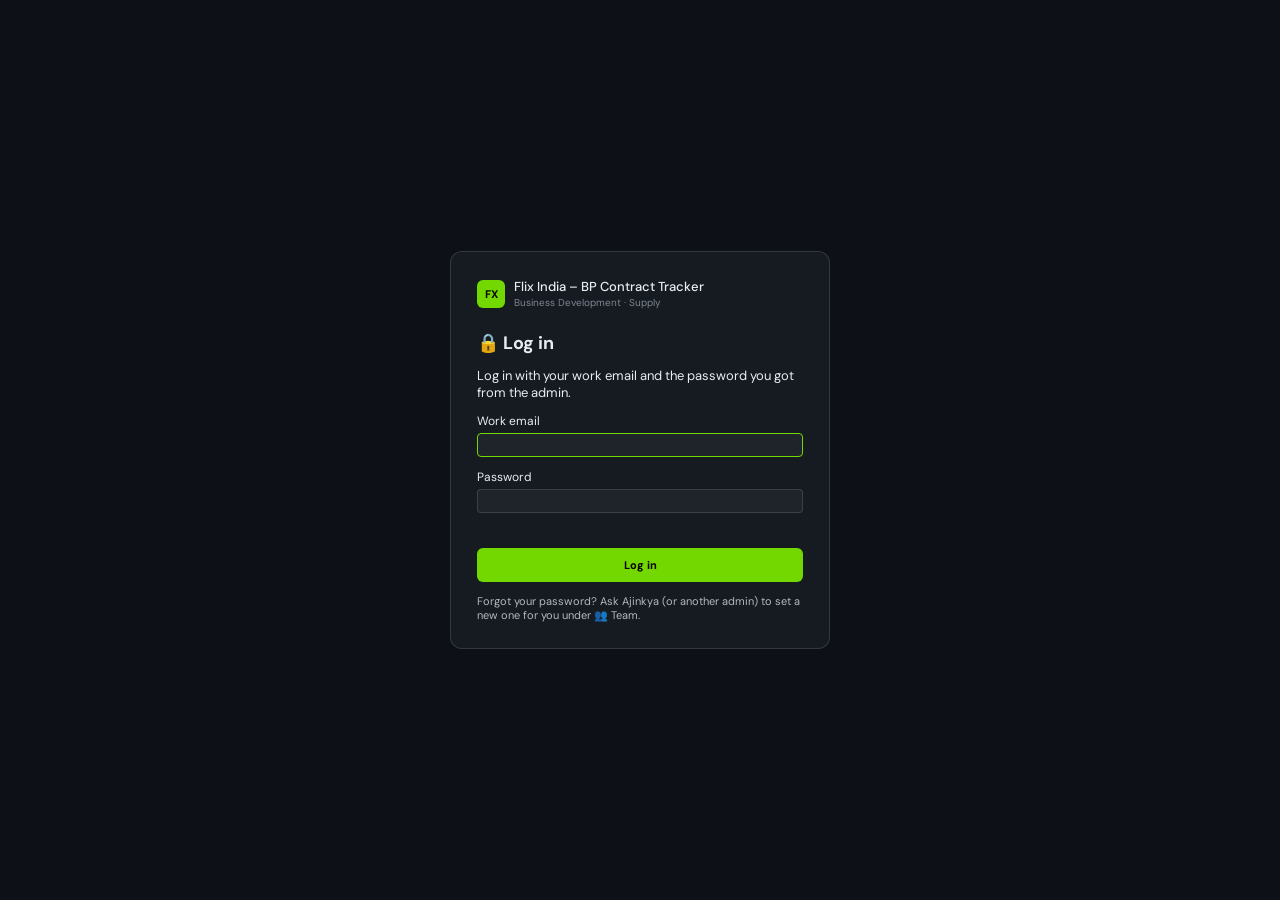
<file: bp-tracker-for-github/index.html>
<!doctype html>
<html lang="en">
<head>
<meta charset="utf-8">
<meta name="viewport" content="width=device-width, initial-scale=1">
<title>Flix India – BP Contract Tracker</title>
<link rel="preconnect" href="https://fonts.googleapis.com">
<link href="https://fonts.googleapis.com/css2?family=DM+Sans:wght@300;400;500;600;700&family=DM+Mono:wght@300;400;500&display=swap" rel="stylesheet">
<link rel="stylesheet" href="styles.css?v=20261110a">
</head>
<body>

<header class="tb">
  <div class="logo">
    <div class="lm">FX</div>
    <div><div class="lt">Flix India – BP Contract Tracker</div><div class="ls">Business Development · Supply</div></div>
  </div>
  <div class="tbr">
    <div class="seg" role="group" aria-label="Region filter">
      <button data-scope="">N/W + South</button><button data-scope="N/W">N/W</button><button data-scope="South">South</button>
    </div>
    <span class="ls" id="last-upd"></span>
    <span class="bdg bdg-g" id="live-badge"><span class="dot"></span>Live</span>
    <span class="bdg bdg-b" id="who"></span>
    <button type="button" class="add-btn" id="btn-signin-hdr" hidden>🔑 Editor sign-in</button>
  </div>
</header>
<div id="preview-banner" class="banner" hidden>Preview: this is your sheet's data, but changes aren't saved and reset when you refresh. Once the tracker is live, every change is saved and shared with the team.</div>

<nav class="tab-nav" role="tablist">
  <button class="tn active" data-tab="dash" role="tab">📊 Dashboard</button>
  <button class="tn" data-tab="edit" role="tab">📝 Contracts</button>
  <button class="tn" data-tab="lines" role="tab">🚌 Lines &amp; MinG <span class="cnt" id="ming-count" hidden>0</span></button>
  <button class="tn" data-tab="attn" role="tab">⚠️ Needs attention <span class="cnt" id="attn-count">0</span></button>
  <button class="tn" data-tab="perf" role="tab">📈 Performance</button>
</nav>

<!-- DASHBOARD (leadership view) -->
<div id="tab-dash" class="tab-pane active">
<main class="mn">
  <div class="kr" id="kpis"></div>

  <div class="card">
    <div class="ct"><span id="reg-title">North/West vs South</span><span style="display:flex;gap:8px;align-items:center"><small>Click a number to see those BPs</small><button class="gh-btn" id="btn-export-region">⬇ Excel</button></span></div>
    <div class="tw"><table class="dt" id="reg-tbl"></table></div>
    <p class="sn" id="reg-note" hidden></p>
  </div>

  <div class="card">
    <div class="ct"><span>⚠️ Weekly discrepancies <small id="disc-period"></small></span><span style="display:flex;gap:8px;align-items:center"><small>Contract MinG vs what Finance paid in the Revenue Share Report</small><button class="gh-btn" id="btn-disc-all">See all lines</button></span></div>
    <div class="tw"><table class="dt" id="disc-tbl"></table></div>
  </div>
</main>
</div>

<!-- CONTRACTS (fast editing) -->
<div id="tab-edit" class="tab-pane">
<main class="mn">
  <div class="card">
    <div class="fbar">
      <div class="fs" id="stage-filters"></div>
      <div class="fs">
        <input class="srch" id="q" type="search" placeholder="Search BP, line code or comment…" aria-label="Search">
        <button type="button" class="gh-btn" id="btn-clear-cf" hidden>✕ Clear column filters</button>
        <select class="sel" id="f-region" aria-label="Region"><option value="">All regions</option></select>
        <button class="gh-btn" data-export>⬇ Excel</button>
        <button type="button" class="gh-btn cols-btn" id="btn-cols" aria-haspopup="true">▦ Columns</button>
        <button class="add-btn" id="btn-new" data-edit>＋ Add contract</button>
      </div>
    </div>
    <div class="tw" style="max-height: calc(100vh - 230px)">
      <table class="dt" id="edit-tbl">
        <thead><tr>
          <th data-sort="bpName">BP name</th>
          <th>Region</th>
          <th data-sort="stage">Contract stage</th>
          <th class="c">Contract<br>docs</th>
          <th class="c">RCM<br>clause</th>
          <th class="c">Docs<br>received</th>
          <th class="c">Account<br>on SF</th>
          <th>Bank details</th>
          <th class="c">Onboarding<br>form</th>
          <th>Docs pending</th>
          <th>Line codes</th>
          <th class="num" data-sort="rtAmt">RT amount<br>(all lines)</th>
          <th class="num" data-sort="annualMileage">Annual mileage (km)<br><small>Vehicles Annex</small></th>
          <th class="num" data-sort="weekKm">Weekly KMs<br><small>Revenue report</small></th>
          <th>Comments</th>
        </tr></thead>
        <tbody id="rows"></tbody>
      </table>
    </div>
    <div class="sn"><span>Changes save as soon as you pick a value. Click a BP name to edit its lines, see the history or log a rejection.</span><span id="row-count"></span></div>
  </div>
</main>
</div>

<!-- LINES & MinG -->
<div id="tab-lines" class="tab-pane">
<main class="mn">
  <div class="card">
    <div class="ct"><span>Lines &amp; MinG</span><span class="fs">
      <input class="srch" id="lq" type="search" placeholder="Search BP or line code…" aria-label="Search lines">
      <button class="fb red" id="l-bad">⚠ Only discrepancies</button>
      <button class="gh-btn" id="btn-export-lines">⬇ Excel</button></span></div>
    <p class="log-summary" id="ming-summary"></p>
    <div class="tw" style="max-height: calc(100vh - 250px)"><table class="dt lines-view">
      <thead><tr><th>BP</th><th class="num">Annual mileage (km)</th><th>Line code</th><th>Route</th><th>Effective from</th><th class="num">RT kms</th><th class="num">MinG (₹/km)</th><th class="num">RT amount (₹)</th><th class="num">Revenue report MinG</th><th class="c">Check</th></tr></thead>
      <tbody id="lines-rows"></tbody></table></div>
    <p class="sn"><span>Line codes, RT kms, MinG and RT amount come from the signed Lines Annex; annual mileage from the Vehicles Annex. “Revenue report MinG” is the rate paid in Finance's weekly Revenue Share Report.</span></p>
  </div>
</main>
</div>

<!-- PERFORMANCE: payout (Bus Cost, pro rata) per financial-year quarter, KMs vs annual mileage, per line -->
<div id="tab-perf" class="tab-pane">
<main class="mn">
  <div class="fbar" style="margin-bottom:12px">
    <div class="seg" id="perf-q" role="group" aria-label="Quarter"></div>
    <span class="fs"><small class="muted" id="perf-note"></small><button class="gh-btn" id="btn-export-perf">⬇ Excel</button></span>
  </div>
  <div class="kr" id="perf-kpis"></div>
  <div class="card">
    <div class="ct"><span id="perf-title">Payout to BPs</span><small>Click a BP to see its lines</small></div>
    <div class="tw" style="max-height:calc(100vh - 330px)"><table class="dt" id="perf-tbl"></table></div>
  </div>
  <div class="card" id="perf-lines" hidden></div>
  <div class="card">
    <div class="ct"><span>KMs driven vs annual mileage (Vehicles Annex)</span><small>Expected = annual mileage × days from the first to the latest report ÷ 365 · green within ±15% (the margin the Vehicles Annex allows)</small></div>
    <div class="tw" style="max-height:60vh"><table class="dt" id="perf-km"></table></div>
  </div>
</main>
</div>

<!-- NEEDS ATTENTION -->
<div id="tab-attn" class="tab-pane">
<main class="mn">
  <div class="g21">
    <div class="card">
      <div class="ct"><span>Needs attention</span><small>Most urgent first. Click to open the BP</small></div>
      <ul class="att" id="attention"></ul>
    </div>
    <div class="card">
      <div class="ct"><span>Rejected, waiting on a revised contract</span></div>
      <div id="rej-waiting"></div>
    </div>
  </div>
</main>
</div>

<div class="fn">Flix India Business Development · BP Contract Tracker · Internal use only</div>

<!-- BP DETAIL DRAWER -->
<div id="drawer" class="drawer" hidden>
  <div class="scrim" data-close></div>
  <article class="drawer-body" role="dialog" aria-modal="true" aria-labelledby="d-title" id="d-body"></article>
</div>

<!-- ADD CONTRACT -->
<dialog id="dlg-new" class="dlg">
  <form id="form-new">
    <h2>Add contract</h2>
    <p class="hint">Type the details from Salesforce, or attach the contract PDF below to fill them in. For each line, fill in any two of RT kms, MinG and RT amount and the third is worked out (RT amount = MinG × RT kms).</p>
    <div id="pdf-banner" hidden></div>
    <div class="fgrid">
      <label><span class="lbl">BP name<span class="tag" data-tag="bpName" hidden>from PDF</span></span><input class="ipt" name="bpName" autocomplete="off" placeholder="e.g. Sharma Travels"></label>
      <label><span class="lbl">Region<span class="tag" data-tag="region" hidden>from PDF</span></span><select class="sel" name="region"></select></label>
      <label>Owner<input class="ipt" name="owner" placeholder="Who is handling this BP"></label>
      <label><span class="lbl">Contract stage<span class="tag" data-tag="stage" hidden>from PDF</span></span><select class="sel" name="stage"></select><span class="was" data-was="stage" hidden></span></label>
      <label><span class="lbl">Annual mileage (km) – Vehicles Annex<span class="tag" data-tag="annualMileage" hidden>from PDF</span></span><input class="ipt" name="annualMileage" inputmode="numeric" placeholder="e.g. 311563"><span class="was" data-was="annualMileage" hidden></span></label>
    </div>
    <div id="bp-similar" class="similar" hidden></div>
    <label class="chk"><input type="checkbox" id="new-existing" name="existingBp"> <b>Existing BP?</b> <span>Tick if this BP already works with Flix and is moving to a new route: only the Lines Annex and Vehicles Annex need signing. Leave empty for a new BP (all 6 documents).</span></label>
    <details class="paste">
      <summary>Paste several lines at once</summary>
      <p class="hint">One line per row: line code, RT kms, MinG, RT amount. Leave one empty and it's worked out. Copying cells straight from Excel or Salesforce works.</p>
      <textarea class="ipt" id="paste-lines" placeholder="IN0121C	1297	55.13&#10;IN0423A	1640.7		83000"></textarea>
      <button type="button" class="gh-btn" id="btn-paste">Add these lines</button>
    </details>
    <div id="new-lines"></div>
    <div><button type="button" class="add-btn" id="btn-add-line">＋ Add line</button></div>
    <div class="attach" id="pdf-attach">
      <input type="file" id="pdf-file" accept="application/pdf,.pdf" multiple hidden>
      <span class="pdfic" id="pdf-ic">PDF</span>
      <div class="t" id="pdf-attach-text"><b>Attach contract PDF (optional)</b>Attach the Lines Annex / Vehicles Annex or the DocuSign PDF and the form fills in by itself. Leave it empty to enter everything by hand. The PDF is read on your computer and not uploaded anywhere.</div>
      <button type="button" class="gh-btn" id="pdf-remove" hidden>Remove</button>
      <button type="button" class="gh-btn" id="pdf-pick">Choose PDF</button>
    </div>
    <div class="card docs-card" id="new-docs"></div>
    <label>Comments<textarea class="ipt" name="comments" rows="2"></textarea></label>
    <p class="err" id="new-error" role="alert"></p>
    <div class="dlg-foot">
      <button type="button" class="gh-btn" data-cancel>Cancel</button>
      <button type="submit" class="svb" id="btn-new-submit">Add contract</button>
    </div>
  </form>
</dialog>


<!-- EDITOR SIGN-IN (GitHub) -->
<dialog id="dlg-signin" class="dlg dlg-s">
  <form id="form-signin">
    <h2>🔑 Editor sign-in</h2>
    <p class="hint">Editors can add and change BPs for the whole team. You need a GitHub account that <b id="signin-owner"></b> has added to the project <b id="signin-repo"></b>, and a GitHub token. You only do this once on each computer.</p>
    <label>Your name (shown in the history)<input class="ipt" name="edName" placeholder="e.g. Syed – South" autocomplete="name"></label>
    <label>GitHub token<input class="ipt" name="edToken" type="password" placeholder="ghp_…" autocomplete="off" required></label>
    <details class="paste">
      <summary>How do I get a token?</summary>
      <ol class="steps">
        <li>Sign in to github.com. Accept the invite to the project if you haven't yet (check your email).</li>
        <li>Click your photo (top right) → <b>Settings</b> → <b>Developer settings</b> (bottom of the left menu) → <b>Personal access tokens</b> → <b>Tokens (classic)</b>.</li>
        <li>Click <b>Generate new token</b> → <b>Generate new token (classic)</b>.</li>
        <li>Note: “BP tracker”. Expiration: 90 days. Tick only <b>public_repo</b>.</li>
        <li>Click <b>Generate token</b>, copy it (starts with ghp_) and paste it above.</li>
      </ol>
      <p class="hint">The token stays on this computer only. When it expires, make a new one and sign in again.</p>
    </details>
    <p class="err" id="signin-error" role="alert"></p>
    <div class="dlg-foot">
      <button type="button" class="gh-btn" data-cancel>Cancel</button>
      <button type="submit" class="svb">Sign in</button>
    </div>
  </form>
</dialog>

<!-- LOGIN SCREEN (shown when the data is protected) -->
<div id="gate" class="gate" hidden>
  <form id="form-gate" class="gate-box" autocomplete="on">
    <div class="logo"><div class="lm">FX</div><div><div class="lt">Flix India – BP Contract Tracker</div><div class="ls">Business Development · Supply</div></div></div>
    <h2>🔒 Log in</h2>
    <p class="hint">Use the login ID and password you got from the BD team.</p>
    <label>Login ID<input class="ipt" name="loginId" autocomplete="username" required></label>
    <label>Password<input class="ipt" name="password" type="password" autocomplete="current-password" required></label>
    <p class="err" id="gate-error" role="alert"></p>
    <button type="submit" class="svb">Log in</button>
    <p class="hint small">Forgot your password? Ask Ajinkya (or another admin) to set a new one for you under 👥 Team.</p>
  </form>
</div>

<!-- TURN ON LOGIN PROTECTION (editors) -->
<dialog id="dlg-protect" class="dlg dlg-s">
  <form id="form-protect">
    <div id="protect-step1">
      <h2>🔒 Turn on login protection</h2>
      <p class="hint">After this, the tracker's data is stored locked. Anyone opening the link must log in with a login ID and password. Create the first login now (yours). You can add one for each team member afterwards under <b>Manage logins</b>.</p>
      <label>Login ID<input class="ipt" name="loginId" placeholder="e.g. ajinkya" autocomplete="off" required></label>
      <label>Password (at least 8 characters)<input class="ipt" name="password" type="password" autocomplete="new-password" required></label>
      <label>Password again<input class="ipt" name="password2" type="password" autocomplete="new-password" required></label>
      <p class="err" id="protect-error" role="alert"></p>
      <div class="dlg-foot">
        <button type="button" class="gh-btn" data-cancel>Cancel</button>
        <button type="submit" class="svb">Turn on login protection</button>
      </div>
    </div>
    <div id="protect-step2" hidden>
      <h2>✅ Login protection is on</h2>
      <p class="hint">The data is now locked. Next, download the locked data file. You will need it to move the tracker to a fresh GitHub project, so the older unlocked copies disappear too (see the steps Claude gave you).</p>
      <div class="dlg-foot">
        <button type="button" class="svb" id="btn-backup">⬇ Download data.json</button>
        <button type="button" class="gh-btn" data-cancel>Close</button>
      </div>
    </div>
  </form>
</dialog>

<!-- MANAGE LOGINS (editors) -->
<dialog id="dlg-logins" class="dlg dlg-s">
  <form id="form-logins">
    <h2>👥 Manage logins</h2>
    <p class="hint">Everyone who should see the tracker needs a login. To change someone's password, type their login ID with the new password.</p>
    <ul class="logins" id="logins-list"></ul>
    <div class="fgrid">
      <label>Login ID<input class="ipt" name="loginId" placeholder="e.g. syed.south" autocomplete="off" required></label>
      <label>Password (at least 8 characters)<input class="ipt" name="password" type="text" autocomplete="off" required></label>
    </div>
    <p class="err" id="logins-error" role="alert"></p>
    <div class="dlg-foot">
      <button type="button" class="gh-btn" data-cancel>Close</button>
      <button type="submit" class="svb">Add / set password</button>
    </div>
  </form>
</dialog>

<!-- TEAM (Supabase, admin only) -->
<dialog id="dlg-team" class="dlg dlg-s">
  <div>
    <h2>👥 Team</h2>
    <p class="hint">Everyone who can log in. <b>View only</b> sees everything, <b>Editor</b> can add and change BPs, <b>Admin</b> also manages this list.</p>
    <ul class="logins team" id="team-list"></ul>
    <form id="form-team-add" class="team-add" autocomplete="off">
      <div class="ct"><span>Add a team member</span></div>
      <div class="fgrid">
        <label>Name<input class="ipt" name="name" placeholder="e.g. Syed Faisal-Ahmed"></label>
        <label>Work email<input class="ipt" name="email" type="email" placeholder="name@flix.com" required></label>
        <label>Password (at least 8 characters)<span class="pwrow"><input class="ipt" name="password" type="text" required minlength="8"><button type="button" class="gh-btn sm" id="btn-gen-pw">Generate</button></span></label>
        <label>Can<select class="sel" name="role"><option value="viewer">View only</option><option value="editor">Edit (Editor)</option><option value="admin">Edit + manage team (Admin)</option></select></label>
      </div>
      <div class="dlg-foot" style="margin-top:8px"><button type="submit" class="svb" id="btn-team-add">＋ Add member</button></div>
    </form>
    <div id="team-done" class="team-done" hidden></div>
    <p class="err" id="team-error" role="alert"></p>
    <div class="dlg-foot"><button type="button" class="gh-btn" data-cancel>Close</button></div>
  </div>
</dialog>

<!-- CHANGE PASSWORD (Supabase) -->
<dialog id="dlg-chpw" class="dlg dlg-s">
  <form id="form-chpw">
    <h2>Change password</h2>
    <label>New password (at least 8 characters)<input class="ipt" name="pw1" type="password" autocomplete="new-password" required></label>
    <label>New password again<input class="ipt" name="pw2" type="password" autocomplete="new-password" required></label>
    <p class="err" id="chpw-error" role="alert"></p>
    <div class="dlg-foot"><button type="button" class="gh-btn" data-cancel>Cancel</button><button type="submit" class="svb">Change password</button></div>
  </form>
</dialog>

<!-- REJECT -->
<dialog id="dlg-reject" class="dlg dlg-s">
  <form id="form-reject">
    <h2>Mark as rejected</h2>
    <p class="hint" id="reject-sub"></p>
    <label>Reason<select class="sel" name="category" required></select></label>
    <label>What needs to change?<textarea class="ipt" name="reason" rows="3" placeholder="For example: BP wants MinG above 56 on IN0121C"></textarea></label>
    <p class="err" id="reject-error" role="alert"></p>
    <div class="dlg-foot">
      <button type="button" class="gh-btn" data-cancel>Cancel</button>
      <button type="submit" class="rd-btn">Mark as rejected</button>
    </div>
  </form>
</dialog>

<!-- COLUMN PICKER (Contracts table) -->
<div id="cols-pop" class="cols-pop" hidden role="dialog" aria-label="Choose columns">
  <div class="seg2" id="cols-presets"></div>
  <div id="cols-list"></div>
  <div class="cols-foot"><button type="button" class="link-btn" id="cols-reset">Reset</button><span>Saved on this computer</span></div>
</div>

<div id="toast" class="toast" role="status" aria-live="polite"></div>

<script src="config.js?v=20261110a"></script>
<script src="vendor/pdf.min.js"></script>
<script src="core.js?v=20261110a"></script>
<script src="pdfparse.js?v=20261110a"></script>
<script src="secure.js?v=20261110a"></script>
<script src="ghstore.js?v=20261110a"></script>
<script src="sbstore.js?v=20261110a"></script>
<script src="app.js?v=20261110a"></script>
</body>
</html>
</file>
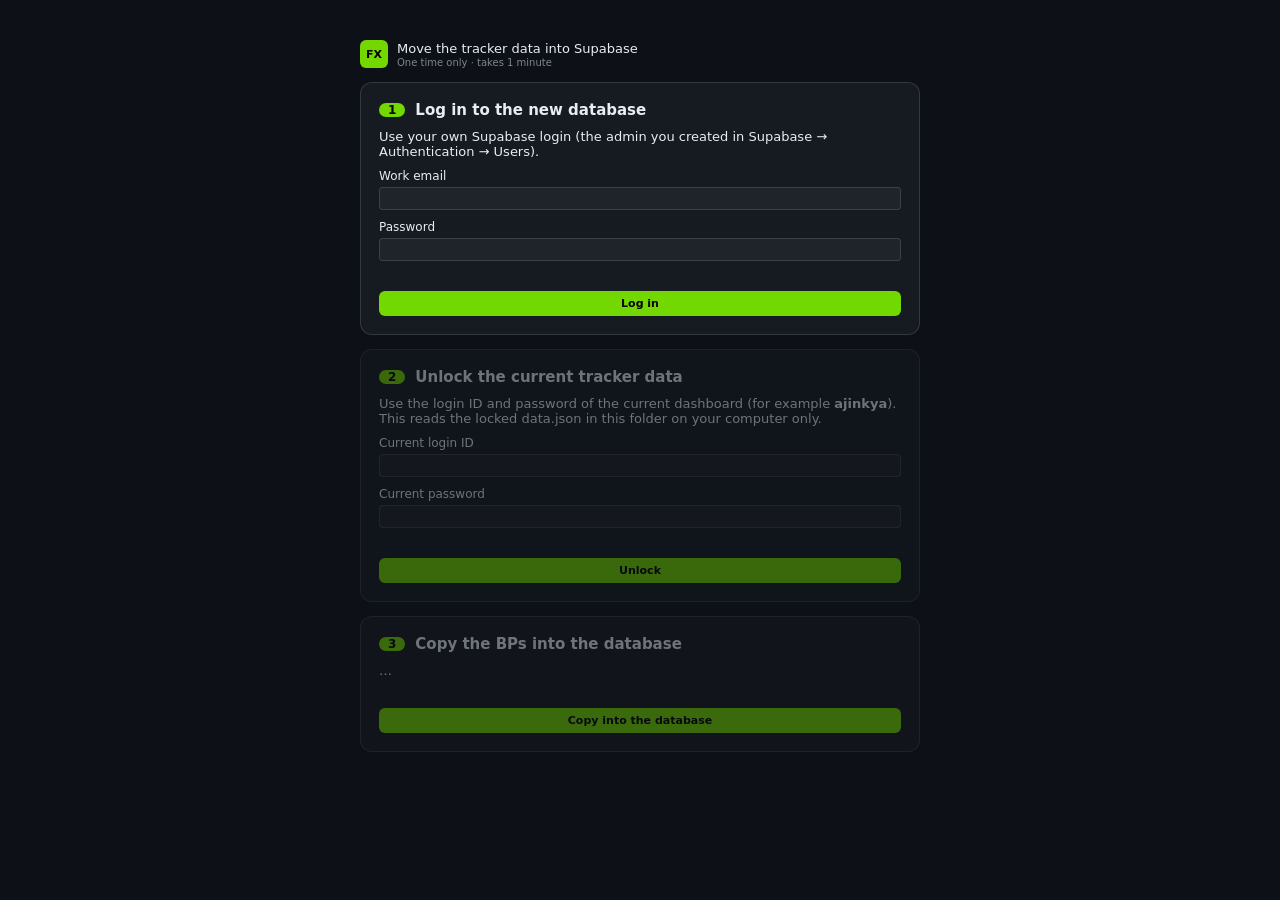
<file: bp-tracker-for-github/migrate.html>
<!doctype html>
<html lang="en"><head><meta charset="utf-8"><meta name="viewport" content="width=device-width, initial-scale=1">
<title>Move the BP tracker data into Supabase</title>
<link rel="stylesheet" href="styles.css?v=20261101a">
<style>
  body { padding: 40px 20px; }
  .wrap { max-width: 560px; margin: 0 auto; display: flex; flex-direction: column; gap: 14px; }
  .step { background: var(--cd); border: 1px solid var(--br2); border-radius: 12px; padding: 18px; display: flex; flex-direction: column; gap: 10px; }
  .step h2 { font-size: 15px; display: flex; gap: 10px; align-items: center; }
  .step h2 .n { background: var(--g); color: #000; border-radius: 20px; padding: 0 9px; font-size: 12px; }
  .step.off { opacity: .45; pointer-events: none; }
  .step.done h2 .n { background: transparent; color: var(--g); border: 1px solid var(--g); }
  label { display: flex; flex-direction: column; gap: 4px; font-size: 12px; }
  .ok { color: var(--g); font-size: 12px; } .err { min-height: 0; }
</style></head>
<body><div class="wrap">
  <div class="logo"><div class="lm">FX</div><div><div class="lt">Move the tracker data into Supabase</div><div class="ls">One time only · takes 1 minute</div></div></div>

  <form class="step" id="s1">
    <h2><span class="n">1</span>Log in to the new database</h2>
    <p class="hint">Use your own Supabase login (the admin you created in Supabase → Authentication → Users).</p>
    <label>Work email<input class="ipt" name="email" type="email" autocomplete="email" required></label>
    <label>Password<input class="ipt" name="pw" type="password" autocomplete="current-password" required></label>
    <p class="err" id="e1"></p><p class="ok" id="o1"></p>
    <button class="svb" type="submit">Log in</button>
  </form>

  <form class="step off" id="s2">
    <h2><span class="n">2</span>Unlock the current tracker data</h2>
    <p class="hint">Use the login ID and password of the current dashboard (for example <b>ajinkya</b>). This reads the locked data.json in this folder on your computer only.</p>
    <label>Current login ID<input class="ipt" name="id" autocomplete="off" required></label>
    <label>Current password<input class="ipt" name="pw" type="password" autocomplete="off" required></label>
    <p class="err" id="e2"></p><p class="ok" id="o2"></p>
    <button class="svb" type="submit">Unlock</button>
  </form>

  <form class="step off" id="s3">
    <h2><span class="n">3</span>Copy the BPs into the database</h2>
    <p class="hint" id="h3">…</p>
    <p class="err" id="e3"></p><p class="ok" id="o3"></p>
    <button class="svb" type="submit">Copy into the database</button>
  </form>
</div>
<script src="config.js?v=20261101a"></script>
<script src="secure.js?v=20261101a"></script>
<script src="sbstore.js?v=20261101a"></script>
<script>
(function () {
  const $ = (s) => document.querySelector(s);
  let me = null, list = null, existing = [];
  const step = (n, on) => $('#s' + n).classList.toggle('off', !on);
  const done = (n) => $('#s' + n).classList.add('done');
  if (!SbStore.configured()) $('#e1').textContent = 'config.js is not filled in yet: paste the Supabase Project URL and anon key into it first.';

  $('#s1').addEventListener('submit', async (e) => {
    e.preventDefault(); $('#e1').textContent = '';
    try {
      me = await SbStore.login(e.target.email.value, e.target.pw.value);
      if (me.role !== 'admin') throw new Error('You are logged in, but only the admin can do this. Your role: ' + me.role);
      existing = await SbStore.list();
      $('#o1').textContent = '✓ Logged in as ' + me.name + ' (admin). The database has ' + existing.length + ' BPs now.';
      done(1); step(2, true);
    } catch (err) { $('#e1').textContent = err.message; }
  });

  $('#s2').addEventListener('submit', async (e) => {
    e.preventDefault(); $('#e2').textContent = '';
    try {
      const res = await fetch('data.json?t=' + Date.now(), { cache: 'no-store' });
      if (!res.ok) throw new Error('data.json was not found next to this page. Make sure migrate.html is in the same folder as data.json.');
      const file = await res.json();
      let data = file;
      if (Secure.isProtected(file)) { const key = await Secure.unlock(file, e.target.id.value, e.target.pw.value); data = await Secure.open(file, key); }
      list = (data.contracts || []).filter((c) => c && c.id && c.bpName);
      const have = new Set(existing.map((c) => c.id));
      const todo = list.filter((c) => !have.has(c.id));
      $('#o2').textContent = '✓ Unlocked: ' + list.length + ' BPs found.';
      $('#h3').textContent = todo.length ? todo.length + ' BPs will be copied' + (list.length - todo.length ? ' (' + (list.length - todo.length) + ' are already in the database and are left as they are)' : '') + '. Lines, documents, history and revenue report data all come along.' : 'Every BP is already in the database. Nothing to copy.';
      done(2); step(3, todo.length > 0);
    } catch (err) { $('#e2').textContent = err.message; }
  });

  $('#s3').addEventListener('submit', async (e) => {
    e.preventDefault(); $('#e3').textContent = '';
    const btn = e.target.querySelector('button'); btn.disabled = true; btn.textContent = 'Copying…';
    try {
      const have = new Set((await SbStore.list()).map((c) => c.id));
      const todo = list.filter((c) => !have.has(c.id));
      await SbStore.upsertMany(todo);
      const after = await SbStore.list();
      $('#o3').innerHTML = '✓ Done. The database now has <b>' + after.length + ' BPs</b>. <a href="./">Open the tracker →</a>';
      done(3); btn.hidden = true;
    } catch (err) { $('#e3').textContent = err.message; btn.disabled = false; btn.textContent = 'Copy into the database'; }
  });
})();
</script>
</body></html>
</file>
<file: bp-tracker-for-github/styles.css>
/* Look and feel matches the Flix India KM Dashboard (dark theme, Flix green, DM Sans / DM Mono). */
:root {
  --g: #73d700; --gd: rgba(115, 215, 0, .12); --gb: rgba(115, 215, 0, .25);
  --nv: #0d1117; --cd: #161b22; --hd: #111827;
  --br: rgba(255, 255, 255, .07); --br2: rgba(255, 255, 255, .13);
  --tx: #e6edf3; --mt: #7d8590; --mt2: #4a5260;
  --bl: #388bfd; --bld: rgba(56, 139, 253, .15);
  --am: #f0b429; --amd: rgba(240, 180, 41, .13);
  --rd: #f85149; --rdd: rgba(248, 81, 73, .13);
  --pu: #a371f7; --pud: rgba(163, 113, 247, .14);
  --r: 10px; --rs: 6px;
  --mono: 'DM Mono', ui-monospace, Consolas, monospace;
}
* { box-sizing: border-box; margin: 0; padding: 0; }
html, body { background: var(--nv); color: var(--tx); font-family: 'DM Sans', 'Segoe UI', system-ui, sans-serif; font-size: 13px; min-height: 100vh; }
button, input, select, textarea { font: inherit; color: inherit; }
:focus-visible { outline: 2px solid var(--g); outline-offset: 2px; }
[hidden] { display: none !important; }
.num { text-align: right; font-variant-numeric: tabular-nums; }
.mono { font-family: var(--mono); }
.muted { color: var(--mt); }

/* Top bar */
.tb { position: sticky; top: 0; z-index: 200; background: rgba(13, 17, 23, .96); backdrop-filter: blur(12px); border-bottom: 1px solid var(--br); display: flex; align-items: center; justify-content: space-between; padding: 0 20px; height: 52px; gap: 12px; }
.logo { display: flex; align-items: center; gap: 9px; }
.lm { width: 28px; height: 28px; background: var(--g); border-radius: 6px; display: flex; align-items: center; justify-content: center; font-weight: 700; font-size: 11px; color: #000; }
.lt { font-size: 13px; font-weight: 500; }
.ls { font-size: 10px; color: var(--mt); margin-top: 1px; }
.tbr { display: flex; align-items: center; gap: 10px; flex-wrap: wrap; justify-content: flex-end; }
.bdg { display: inline-flex; align-items: center; gap: 4px; font-size: 10px; font-weight: 500; padding: 3px 9px; border-radius: 999px; white-space: nowrap; }
.bdg-g { background: var(--gd); color: var(--g); border: 1px solid var(--gb); }
.bdg-b { background: var(--bld); color: var(--bl); border: 1px solid rgba(56, 139, 253, .25); }
.bdg-a { background: var(--amd); color: var(--am); border: 1px solid rgba(240, 180, 41, .3); }
.dot { width: 5px; height: 5px; border-radius: 50%; background: currentColor; }

/* Tabs */
.tab-nav { display: flex; align-items: center; gap: 2px; padding: 0 20px; background: var(--cd); border-bottom: 1px solid var(--br); height: 42px; overflow-x: auto; }
.tn { font-size: 12px; font-weight: 500; padding: 6px 14px; border-radius: var(--rs); border: 1px solid transparent; background: transparent; color: var(--mt); cursor: pointer; white-space: nowrap; }
.tn:hover { color: var(--tx); background: rgba(255, 255, 255, .05); }
.tn.active { color: var(--g); background: var(--gd); border-color: rgba(115, 215, 0, .2); }
.tn .cnt { font-family: var(--mono); font-size: 10px; margin-left: 4px; padding: 0 6px; border-radius: 999px; background: var(--rdd); color: var(--rd); }
.tab-pane { display: none; }
.tab-pane.active { display: block; }

.mn { padding: 16px 20px; display: flex; flex-direction: column; gap: 14px; }

/* KPI cards */
.kr { display: grid; grid-template-columns: repeat(auto-fit, minmax(190px, 1fr)); gap: 9px; }
.kpi { background: var(--cd); border: 1px solid var(--br); border-radius: var(--r); padding: 13px 15px; position: relative; overflow: hidden; }
.kpi::before { content: ''; position: absolute; top: 0; left: 0; right: 0; height: 2px; background: var(--ac, var(--g)); }
.kl { font-size: 9px; font-weight: 500; letter-spacing: .6px; text-transform: uppercase; color: var(--mt); margin-bottom: 6px; }
.kv { font-size: 22px; font-weight: 300; letter-spacing: -1px; font-family: var(--mono); line-height: 1; }
.kv span { font-size: 11px; font-weight: 500; margin-left: 3px; letter-spacing: 0; color: var(--mt); }
.ks { font-size: 10px; color: var(--mt); margin-top: 6px; }

.g21 { display: grid; grid-template-columns: 1.5fr 1fr; gap: 12px; }
.g11 { display: grid; grid-template-columns: 1fr 1fr; gap: 12px; }
.card { background: var(--cd); border: 1px solid var(--br); border-radius: var(--r); padding: 16px 18px; min-width: 0; }
.ct { font-size: 11px; font-weight: 500; color: var(--mt); text-transform: uppercase; letter-spacing: .5px; margin-bottom: 12px; display: flex; align-items: center; justify-content: space-between; gap: 8px; flex-wrap: wrap; }
.ct small { text-transform: none; letter-spacing: 0; font-size: 10px; color: var(--mt2); }

/* Stage route (pipeline) */
.route { display: grid; grid-template-columns: repeat(5, minmax(120px, 1fr)) minmax(120px, .9fr); overflow-x: auto; }
.stop { position: relative; display: flex; flex-direction: column; justify-content: flex-start; align-items: stretch; background: none; border: 0; text-align: left; cursor: pointer; padding: 4px 10px 6px 0; color: var(--tx); border-radius: var(--rs); }
.stop-count { display: block; font-family: var(--mono); font-size: 28px; font-weight: 300; letter-spacing: -1px; line-height: 1; }
.stop-track { display: block; position: relative; height: 18px; margin: 10px 0 8px; }
.stop-track::before { content: ''; position: absolute; left: 0; right: 0; top: 7px; height: 4px; background: var(--g); border-radius: 2px; }
.stop:nth-child(5) .stop-track::before { right: auto; width: 10px; }
.stop-dot { position: absolute; left: 0; top: 1px; width: 16px; height: 16px; border-radius: 50%; background: var(--nv); border: 3px solid var(--g); }
.stop-name { display: block; font-size: 11px; font-weight: 500; }
.stop-bps { display: block; margin-top: 4px; font-size: 10px; color: var(--mt); line-height: 1.6; }
.stop:hover .stop-name { color: var(--g); }
.stop.is-empty .stop-count { color: var(--mt2); }
.stop.signed .stop-dot { background: var(--g); }
.stop.rejected .stop-track::before { background: repeating-linear-gradient(90deg, var(--rd) 0 6px, transparent 6px 11px); left: -30px; right: 40%; }
.stop.rejected .stop-dot { border-color: var(--rd); left: 60%; }
.stop.rejected .stop-count, .stop.rejected .stop-name, .stop.rejected .stop-bps { padding-left: 60%; color: var(--rd); white-space: nowrap; }
.stop.rejected .stop-bps { color: var(--mt); }

/* Tables (dark header like the leadership table) */
.tw { overflow: auto; border-radius: var(--rs); }
.dt { width: 100%; border-collapse: collapse; font-size: 11px; }
.dt th { background: var(--hd); color: var(--tx); font-weight: 500; padding: 7px 8px; text-align: left; font-size: 9px; border: 1px solid #2a3140; white-space: nowrap; letter-spacing: .3px; text-transform: uppercase; position: sticky; top: 0; z-index: 1; }
.dt th.num { text-align: right; }
.dt th.c, .dt td.c { text-align: center; }
.dt td { padding: 6px 8px; border: 1px solid var(--br); white-space: nowrap; vertical-align: middle; font-variant-numeric: tabular-nums; }
.dt tbody tr:hover td { background: rgba(255, 255, 255, .02); }
.dt td.wrap { white-space: normal; min-width: 180px; color: var(--mt); }
.dt tfoot td { font-weight: 600; background: rgba(255, 255, 255, .04); border-top: 2px solid var(--br2); }

.bp-link { background: none; border: 0; color: var(--tx); font-weight: 600; cursor: pointer; text-align: left; padding: 0; font-size: 11.5px; }
.bp-link:hover { color: var(--g); text-decoration: underline; }
.sub { display: block; font-size: 9.5px; color: var(--mt); font-weight: 400; margin-top: 1px; }

/* Status pills */
.sp { font-size: 9.5px; font-weight: 500; padding: 2px 8px; border-radius: 999px; display: inline-block; white-space: nowrap; border: 1px solid transparent; }
.sp-s { background: var(--gd); color: var(--g); border-color: rgba(115, 215, 0, .2); }
.sp-p { background: var(--amd); color: var(--am); border-color: rgba(240, 180, 41, .2); }
.sp-b { background: var(--bld); color: var(--bl); border-color: rgba(56, 139, 253, .2); }
.sp-r { background: var(--rdd); color: var(--rd); border-color: rgba(248, 81, 73, .25); }
.sp-u { background: var(--pud); color: var(--pu); border-color: rgba(163, 113, 247, .2); }

/* Inline inputs (editor) */
.ipt, .sel { background: rgba(255, 255, 255, .04); border: 1px solid var(--br2); border-radius: 4px; color: var(--tx); font-size: 11px; padding: 4px 6px; outline: none; }
.ipt { font-family: var(--mono); width: 100%; }
.ipt:hover, .ipt:focus, .sel:hover, .sel:focus { border-color: var(--g); }
.sel { cursor: pointer; padding-right: 4px; }
.sel option { background: var(--cd); color: var(--tx); }
.sel.st-signed { color: var(--g); }
.sel.st-wait { color: var(--am); }
.sel.st-start { color: var(--bl); }
.ipt.auto { color: var(--g); border-style: dashed; }
.ipt-note { font-family: 'DM Sans', sans-serif; min-width: 200px; }

.yn { font-size: 10px; font-weight: 600; min-width: 38px; padding: 3px 8px; border-radius: 999px; cursor: pointer; border: 1px solid var(--br2); background: transparent; color: var(--mt); }
.yn.on { background: var(--gd); color: var(--g); border-color: var(--gb); }
.yn.off { background: var(--rdd); color: var(--rd); border-color: rgba(248, 81, 73, .25); }
.yn:disabled { cursor: default; }

.days-hot { color: var(--rd); font-weight: 600; }

/* Buttons */
.svb { background: var(--g); color: #000; font-size: 11px; font-weight: 700; padding: 6px 14px; border-radius: var(--rs); border: none; cursor: pointer; }
.svb:hover { opacity: .85; }
.svb:disabled { opacity: .35; cursor: default; }
.add-btn { background: var(--gd); color: var(--g); border: 1px solid var(--gb); font-size: 11px; font-weight: 500; padding: 5px 13px; border-radius: var(--rs); cursor: pointer; white-space: nowrap; }
.add-btn:hover { background: rgba(115, 215, 0, .2); }
.gh-btn { font-size: 10.5px; padding: 5px 11px; border-radius: var(--rs); border: 1px solid var(--br2); background: rgba(255, 255, 255, .05); color: var(--mt); cursor: pointer; white-space: nowrap; }
.gh-btn:hover { color: var(--tx); border-color: var(--tx); }
.rd-btn { font-size: 10.5px; padding: 5px 11px; border-radius: var(--rs); border: 1px solid rgba(248, 81, 73, .4); background: transparent; color: var(--rd); cursor: pointer; }
.rd-btn:hover { background: rgba(248, 81, 73, .08); }
.rs-btn { font-size: 10px; font-weight: 600; padding: 3px 9px; border-radius: 999px; border: 1px solid var(--gb); background: var(--gd); color: var(--g); cursor: pointer; margin-left: 6px; }
.del-btn { background: transparent; border: none; color: var(--mt2); cursor: pointer; font-size: 14px; padding: 2px 6px; border-radius: 3px; }
.del-btn:hover { color: var(--rd); }

/* Filter bar */
.fbar { display: flex; align-items: center; justify-content: space-between; gap: 10px; flex-wrap: wrap; margin-bottom: 12px; }
.fs { display: flex; gap: 5px; flex-wrap: wrap; align-items: center; }
.fb { font-size: 10px; padding: 3px 10px; border-radius: 999px; border: 1px solid var(--br2); background: transparent; color: var(--mt); cursor: pointer; white-space: nowrap; }
.fb:hover, .fb.active { border-color: var(--g); color: var(--g); background: var(--gd); }
.fb.red.active, .fb.red:hover { border-color: var(--rd); color: var(--rd); background: var(--rdd); }
.fb b { font-family: var(--mono); font-weight: 500; margin-left: 3px; }
.srch { background: rgba(255, 255, 255, .04); border: 1px solid var(--br2); border-radius: var(--rs); color: var(--tx); font-size: 11px; padding: 5px 10px; width: 220px; outline: none; }
.srch:focus { border-color: var(--g); }
.sn { font-size: 10px; color: var(--mt); margin-top: 10px; display: flex; justify-content: space-between; gap: 10px; flex-wrap: wrap; }

/* Bars */
.bbs { display: flex; flex-direction: column; gap: 9px; }
.brow { display: flex; flex-direction: column; gap: 4px; }
.brt { display: flex; justify-content: space-between; font-size: 10.5px; gap: 8px; }
.brt b { font-family: var(--mono); font-weight: 500; }
.trk { height: 5px; background: rgba(255, 255, 255, .05); border-radius: 3px; overflow: hidden; }
.fil { height: 100%; border-radius: 3px; background: var(--g); transition: width .6s ease; }
.empty { color: var(--mt); font-size: 11px; line-height: 1.6; padding: 6px 0; }

/* Attention list */
.att { list-style: none; display: flex; flex-direction: column; gap: 4px; max-height: 420px; overflow-y: auto; }
.att button { width: 100%; display: flex; justify-content: space-between; align-items: center; gap: 10px; text-align: left; padding: 8px 10px; border-radius: var(--rs); border: 1px solid var(--br); border-left: 3px solid var(--mt2); background: rgba(255, 255, 255, .015); cursor: pointer; color: var(--tx); }
.att button:hover { background: rgba(255, 255, 255, .04); }
.att .l3 { border-left-color: var(--rd); }
.att .l2 { border-left-color: var(--am); }
.att b { font-weight: 600; font-size: 11.5px; }
.att span { color: var(--mt); font-size: 10.5px; text-align: right; }

/* Drawer */
.drawer { position: fixed; inset: 0; z-index: 300; }
.scrim { position: absolute; inset: 0; background: rgba(0, 0, 0, .55); }
.drawer-body { position: absolute; top: 0; right: 0; bottom: 0; width: min(760px, 100%); background: var(--nv); border-left: 1px solid var(--br2); overflow-y: auto; padding: 18px 22px 30px; display: flex; flex-direction: column; gap: 12px; animation: slide .18s ease-out; }
@keyframes slide { from { transform: translateX(24px); opacity: .6; } }
.dh { display: flex; justify-content: space-between; align-items: flex-start; gap: 12px; }
.dh h2 { font-size: 18px; font-weight: 600; }
.dh .meta { display: flex; gap: 6px; flex-wrap: wrap; margin-top: 6px; }
.x-btn { background: none; border: 0; color: var(--mt); font-size: 22px; cursor: pointer; line-height: 1; padding: 0 4px; }
.x-btn:hover { color: var(--tx); }

.mini-route { display: flex; }
.mini-route button { flex: 1; background: none; border: 0; padding: 20px 6px 0 0; text-align: left; position: relative; cursor: pointer; font-size: 10px; color: var(--mt); }
.mini-route button::before { content: ''; position: absolute; top: 6px; left: 0; right: 0; height: 3px; background: var(--g); }
.mini-route button:last-child::before { right: auto; width: 10px; }
.mini-route button::after { content: ''; position: absolute; top: 0; left: 0; width: 15px; height: 15px; border-radius: 50%; background: var(--nv); border: 3px solid var(--g); box-sizing: border-box; }
.mini-route button.done::after { background: var(--g); }
.mini-route button.here { color: var(--g); font-weight: 600; }
.mini-route button.here::after { background: var(--g); box-shadow: 0 0 0 4px var(--gd); }
.mini-route button:disabled { cursor: default; }

.callout { border-radius: var(--r); padding: 12px 14px; }
.callout.red { background: rgba(248, 81, 73, .05); border: 1px solid rgba(248, 81, 73, .25); }
.callout.green { background: rgba(115, 215, 0, .05); border: 1px solid rgba(115, 215, 0, .25); }
.callout h3 { font-size: 11px; font-weight: 600; text-transform: uppercase; letter-spacing: .5px; margin-bottom: 6px; }
.callout.red h3 { color: var(--rd); }
.callout.green h3 { color: var(--g); }
.callout p { font-size: 11.5px; line-height: 1.6; }
.callout .row { display: flex; justify-content: space-between; align-items: center; gap: 10px; flex-wrap: wrap; }

.fgrid { display: grid; grid-template-columns: 1fr 1fr; gap: 10px 14px; }
.fgrid label, .dlg label { display: flex; flex-direction: column; gap: 4px; font-size: 9.5px; font-weight: 500; color: var(--mt); text-transform: uppercase; letter-spacing: .4px; }
.fgrid .ipt, .fgrid .sel, .dlg .ipt, .dlg .sel { font-size: 12px; padding: 7px 9px; text-transform: none; letter-spacing: 0; }
.full { grid-column: 1 / -1; }
textarea.ipt { font-family: 'DM Sans', sans-serif; resize: vertical; }

.lines td { padding: 4px 6px; }
.lines .ipt { min-width: 80px; }
.calc-tag { font-size: 9px; color: var(--g); margin-left: 4px; }

.hist { list-style: none; border-left: 2px solid var(--br2); margin-left: 4px; }
.hist li { padding: 2px 0 10px 14px; position: relative; font-size: 11px; line-height: 1.5; }
.hist li::before { content: ''; position: absolute; left: -5px; top: 6px; width: 8px; height: 8px; border-radius: 50%; background: var(--mt2); }
.hist time { display: block; color: var(--mt); font-size: 10px; font-family: var(--mono); }

.savebar { position: sticky; bottom: -30px; margin: 4px -22px -30px; padding: 12px 22px; background: rgba(22, 27, 34, .97); border-top: 1px solid var(--br2); display: flex; justify-content: flex-end; align-items: center; gap: 10px; }
.savebar span { margin-right: auto; font-size: 10.5px; color: var(--mt); }
.savebar span.dirty { color: var(--am); }

/* Dialogs */
.dlg { margin: auto; border: 1px solid var(--br2); border-radius: 12px; padding: 22px 24px; width: min(780px, 95vw); background: var(--cd); color: var(--tx); }
.dlg-s { width: min(440px, 95vw); }
.dlg::backdrop { background: rgba(0, 0, 0, .6); }
.dlg form { display: flex; flex-direction: column; gap: 12px; }
.dlg h2 { font-size: 15px; font-weight: 600; }
.dlg p.hint { font-size: 11px; color: var(--mt); line-height: 1.6; }
.dlg-foot { display: flex; justify-content: flex-end; gap: 8px; margin-top: 4px; }
.paste summary { cursor: pointer; color: var(--g); font-size: 11px; font-weight: 500; }
.paste textarea { width: 100%; margin: 8px 0; min-height: 70px; }
.err { color: var(--rd); font-size: 11px; font-weight: 500; min-height: 1em; }

.toast { position: fixed; left: 50%; bottom: 22px; transform: translateX(-50%) translateY(16px); background: var(--cd); color: var(--g); border: 1px solid var(--gb); padding: 8px 16px; border-radius: 999px; font-size: 11.5px; font-weight: 500; opacity: 0; pointer-events: none; transition: opacity .2s, transform .2s; z-index: 500; }
.toast.show { opacity: 1; transform: translateX(-50%); }
.toast.bad { color: var(--rd); border-color: rgba(248, 81, 73, .4); }

.banner { background: var(--amd); color: var(--am); border-bottom: 1px solid rgba(240, 180, 41, .25); padding: 7px 20px; font-size: 11px; }
.fn { font-size: 10px; color: var(--mt2); text-align: center; border-top: 1px solid var(--br); padding: 12px 20px; margin-top: 6px; }

::-webkit-scrollbar { width: 6px; height: 6px; }
::-webkit-scrollbar-thumb { background: var(--mt2); border-radius: 3px; }

@media (max-width: 1100px) { .kr { grid-template-columns: repeat(3, 1fr); } .g21, .g11 { grid-template-columns: 1fr; } }
@media (max-width: 640px) {
  .kr { grid-template-columns: 1fr 1fr; }
  .tb { height: auto; padding: 8px 14px; flex-wrap: wrap; }
  .mn { padding: 12px; }
  .fgrid { grid-template-columns: 1fr; }
  .srch { width: 100%; }
}
@media (prefers-reduced-motion: reduce) { .drawer-body { animation: none; } .fil, .toast { transition: none; } }
.dt th[data-sort] { cursor: pointer; user-select: none; }
.dt th[data-sort]:hover { color: var(--g); }
.dt th[data-dir]:not([data-dir=""])::after { content: " " attr(data-dir); }
/* Sticky table headers need separate borders to avoid a see-through gap */
.dt { border-collapse: separate; border-spacing: 0; }
.dt th, .dt td { border: 0; border-right: 1px solid var(--br); border-bottom: 1px solid var(--br); }
.dt th { border-color: #2a3140; border-top: 1px solid #2a3140; }
.dt th:first-child, .dt td:first-child { border-left: 1px solid var(--br); }
.dt th:first-child { border-left-color: #2a3140; }
.dt tfoot td { border-top: 2px solid var(--br2); }
/* North/West vs South */
.reg-cards { display: grid; grid-template-columns: repeat(auto-fit, minmax(240px, 1fr)); gap: 10px; }
.reg-card { background: rgba(255, 255, 255, .02); border: 1px solid var(--br); border-radius: var(--r); padding: 13px 15px; }
.reg-head { display: flex; justify-content: space-between; align-items: baseline; gap: 8px; margin-bottom: 8px; font-size: 10.5px; }
.reg-head .bp-link { font-size: 13px; }
.stack { display: flex; height: 8px; border-radius: 4px; overflow: hidden; background: rgba(255, 255, 255, .05); margin: 12px 0 8px; }
.stack i { display: block; height: 100%; }
.stack-leg { display: grid; grid-template-columns: 1fr 1fr; gap: 3px 10px; }
.stack-leg button { display: flex; align-items: center; gap: 6px; background: none; border: 0; color: var(--mt); font-size: 10.5px; cursor: pointer; padding: 2px 0; text-align: left; }
.stack-leg button:hover { color: var(--tx); }
.stack-leg span { width: 8px; height: 8px; border-radius: 2px; flex-shrink: 0; }
.stack-leg b { margin-left: auto; font-family: var(--mono); font-weight: 500; color: var(--tx); }
#reg-tbl td:first-child { color: var(--mt); font-weight: 500; }
#reg-tbl .main-row td { font-weight: 600; }
#reg-tbl .main-row td:first-child { color: var(--tx); }
#reg-tbl .sub1 td:first-child { padding-left: 22px; font-style: italic; color: var(--mt); }
#reg-tbl .sub2 td:first-child { padding-left: 38px; font-style: italic; color: var(--mt2); }
#reg-tbl .money-row td { border-top: 2px solid var(--br2); color: var(--g); }
#reg-tbl td:last-child { background: rgba(255, 255, 255, .04); font-weight: 600; }
.cell-link { background: none; border: 0; color: inherit; font: inherit; cursor: pointer; padding: 0; }
.cell-link:hover { color: var(--g); text-decoration: underline; }
.sel.st-none { color: var(--rd); border-color: rgba(248, 81, 73, .5); }
.kv .cell-link:hover { color: var(--g); text-decoration: none; }

.ro-grid > div { font-size: 11.5px; line-height: 1.5; }
.ro-grid .kl { display: block; margin-bottom: 2px; }
.ro-grid .mono { font-size: 10.5px; word-break: break-all; }

/* Team switch */
.seg { display: inline-flex; border: 1px solid var(--br2); border-radius: var(--rs); overflow: hidden; }
.seg button { background: transparent; border: 0; color: var(--mt); font-size: 11px; font-weight: 500; padding: 5px 11px; cursor: pointer; }
.seg button + button { border-left: 1px solid var(--br2); }
.seg button:hover { color: var(--tx); }
.seg button.active { background: var(--gd); color: var(--g); }
.log-summary { font-size: 12px; color: var(--mt); margin: -2px 0 12px; line-height: 1.6; }
.log-summary b { color: var(--tx); font-family: var(--mono); font-weight: 500; }

/* Line codes & MinG */
.codes { white-space: normal !important; min-width: 160px; }
.code-chip { display: inline-block; font-family: var(--mono); font-size: 10px; padding: 1px 6px; margin: 1px 3px 1px 0; border-radius: 4px; background: rgba(255,255,255,.05); border: 1px solid var(--br2); color: var(--tx); }
.code-chip.bad { color: var(--rd); border-color: rgba(248,81,73,.45); background: var(--rdd); }
.lines-view td { vertical-align: top; }
.lines-view .bp-cell { background: rgba(255,255,255,.015); }
.lines-view tr.bp-start td { border-top: 2px solid var(--br2); }
.lines-view tr.row-bad td:not(.bp-cell) { background: rgba(248,81,73,.06); }
.lines-view small { color: var(--rd); font-size: 9.5px; }

/* ---- Fill in from contract PDF ---- */
.pdf-drop{display:flex;gap:14px;align-items:center;border:1.5px dashed var(--g);border-radius:12px;padding:14px 16px;background:rgba(115,215,0,.06);cursor:pointer;margin:4px 0 10px;transition:background .15s}
.pdf-drop:hover,.pdf-drop.over{background:rgba(115,215,0,.14)}
.pdf-ic{font-size:26px;line-height:1}
.pdf-txt b{display:block;color:var(--g);font-size:14px;margin-bottom:3px}
.pdf-txt span{color:var(--mt);font-size:12.5px;line-height:1.45}
.link-btn{background:none;border:0;padding:0;color:var(--g);text-decoration:underline;cursor:pointer;font:inherit}
.pdf-result{margin:0 0 10px;font-size:13px}
.pdf-result ul{margin:6px 0 0;padding-left:18px}
.pdf-result li{margin:2px 0}
.pdf-ok,.pdf-warn,.pdf-dup{border-radius:10px;padding:10px 12px;margin-bottom:8px}
.pdf-ok{background:rgba(115,215,0,.08);border:1px solid rgba(115,215,0,.35)}
.pdf-warn{background:rgba(245,166,35,.08);border:1px solid rgba(245,166,35,.4);color:#f5c26b}
.pdf-dup{background:rgba(248,81,73,.08);border:1px solid rgba(248,81,73,.4);display:flex;flex-wrap:wrap;gap:8px;align-items:center}
.pdf-dup span{color:var(--mt)}
.callout.amber { background: rgba(245, 166, 35, .06); border: 1px solid rgba(245, 166, 35, .35); }
.callout.amber h3 { color: #f5c26b; }
.callout ul.pend { margin: 6px 0 0 18px; font-size: 12px; line-height: 1.6; }
.pdf-head { display: flex; flex-wrap: wrap; gap: 10px 14px; align-items: flex-end; margin-bottom: 8px; }
.pdf-head label { display: flex; flex-direction: column; gap: 4px; font-size: 11px; color: var(--mt); min-width: 160px; flex: 1; }
.pdf-head .sp { align-self: center; }
.pdf-bp { font-size: 15px; align-self: center; }
.pdf-sign { border-radius: 10px; padding: 10px 12px; margin-bottom: 8px; border: 1px solid var(--br2); }
.pdf-sign.ok { border-color: rgba(115,215,0,.4); color: var(--g); }
.pdf-ask { margin-top: 8px; display: flex; gap: 8px; align-items: center; flex-wrap: wrap; color: var(--tx, #e6edf3); font-weight: 400; }
.pdf-note { border-radius: 10px; padding: 8px 12px; margin-bottom: 8px; background: rgba(88,166,255,.07); border: 1px solid rgba(88,166,255,.3); }
.pdf-note p { margin: 2px 0; }
.manual { margin-top: 14px; }

/* ---- Add contract: attach PDF ---- */
.dlg .lbl { display: flex; align-items: center; gap: 6px; }
.dlg .tag { font-size: 9px; font-weight: 600; color: var(--g); background: rgba(115,215,0,.12); border: 1px solid rgba(115,215,0,.35); border-radius: 6px; padding: 1px 6px; text-transform: none; letter-spacing: 0; }
.dlg .tag[hidden], .dlg .was[hidden] { display: none; }
.dlg .was { color: #f5c26b; font-size: 10px; text-transform: none; letter-spacing: 0; }
.ipt.pdf, .sel.pdf { border-color: rgba(115,215,0,.55); background-color: rgba(115,215,0,.05); }
.attach { display: flex; align-items: center; gap: 12px; border: 1px dashed var(--br2); border-radius: 10px; padding: 10px 14px; transition: background .15s; }
.attach.over { background: rgba(115,215,0,.08); border-color: var(--g); }
.attach .t { flex: 1; font-size: 11.5px; color: var(--mt); line-height: 1.5; }
.attach .t b { color: var(--tx); font-size: 12.5px; display: block; }
.attach.done { border-color: rgba(115,215,0,.5); background: rgba(115,215,0,.05); }
.pdfic { font-size: 10px; font-weight: 700; color: var(--mt); border: 1.5px solid var(--br2); border-radius: 6px; padding: 8px 7px; white-space: nowrap; }
.attach.done .pdfic { color: var(--g); border-color: rgba(115,215,0,.6); }
#pdf-banner { display: flex; flex-direction: column; gap: 8px; }
#pdf-banner[hidden] { display: none; }
.bar { border-radius: 10px; padding: 10px 14px; font-size: 12px; line-height: 1.6; }
.bar.new { background: rgba(115,215,0,.07); border: 1px solid rgba(115,215,0,.35); }
.bar.upd { background: rgba(88,166,255,.07); border: 1px solid rgba(88,166,255,.35); }
.bar.warn { background: rgba(245,166,35,.07); border: 1px solid rgba(245,166,35,.4); color: #f5c26b; }
.bar ul { margin: 4px 0 0 18px; }
.bar b { font-size: 12.5px; }
.gh-btn.sm { padding: 3px 9px; font-size: 11px; margin-left: 4px; }
table.dt.lines .calc { font-size: 10px; color: var(--g); display: block; margin-top: 3px; text-align: right; }
table.dt.lines .calc.chg { color: #f5c26b; }
table.dt.lines tr.gone td { color: var(--mt); background: rgba(248,81,73,.05); }
table.dt.lines tr.gone s { text-decoration-color: #f85149; }
.gone-tag { font-size: 9px; }
.banner.ok { background: rgba(115,215,0,.08); color: #b7f07a; border-bottom-color: rgba(115,215,0,.25); }
ol.steps { margin: 6px 0 4px 18px; font-size: 11.5px; line-height: 1.7; color: var(--tx); }

/* ---- Contract documents checklist ---- */
.chk { display: flex !important; flex-direction: row !important; align-items: flex-start; gap: 8px; font-size: 12px !important; text-transform: none !important; letter-spacing: 0 !important; color: var(--tx) !important; line-height: 1.5; cursor: pointer; }
.chk input { margin-top: 3px; accent-color: #73d700; width: 15px; height: 15px; }
.chk span { color: var(--mt); }
.docs-card { padding: 10px 14px; }
ul.doclist { list-style: none; margin: 6px 0 0; padding: 0; display: grid; grid-template-columns: 1fr 1fr; gap: 4px 14px; }
ul.doclist li { display: flex; align-items: center; gap: 8px; font-size: 12px; padding: 4px 0; border-bottom: 1px solid var(--br2); }
ul.doclist li b { width: 16px; text-align: center; }
ul.doclist li .dl { flex: 1; }
ul.doclist li .dl i { color: var(--mt); font-size: 10.5px; font-style: normal; }
ul.doclist li > span:last-child { font-size: 11px; color: var(--mt); }
ul.doclist li.ok b { color: #73d700; } ul.doclist li.bad b, ul.doclist li.bad .dl { color: #f85149; } ul.doclist li.warn b { color: #f5c26b; }
ul.doclist li.nn { opacity: .55; } ul.doclist li.unk b { color: var(--mt); }
.sel.sm { padding: 3px 6px; font-size: 11px; width: auto; }
.dbadge { display: inline-block; min-width: 34px; text-align: center; font: 600 11px/1 'DM Mono', monospace; padding: 4px 7px; border-radius: 6px; border: 1px solid var(--br2); color: var(--mt); }
.dbadge.ok { color: #73d700; border-color: rgba(115,215,0,.5); background: rgba(115,215,0,.08); }
.dbadge.warn { color: #f5c26b; border-color: rgba(245,166,35,.5); background: rgba(245,166,35,.08); }
.dbadge.bad { color: #f85149; border-color: rgba(248,81,73,.5); background: rgba(248,81,73,.08); }
.chk b { white-space: nowrap; color: var(--tx); }
.sigline { display: inline-flex; gap: 14px; flex-wrap: wrap; }
.sigline .ok { color: #73d700; font-weight: 600; } .sigline .no { color: #f5c26b; font-weight: 600; }
ul.doclist li.warn b { color: #f5c26b; }
.rcm-row { display: flex !important; flex-direction: row !important; align-items: center; gap: 10px; margin-top: 10px; font-size: 12px !important; text-transform: none !important; letter-spacing: 0 !important; color: var(--tx) !important; }

/* ---- Column filters on the Contracts table: small ▾ button + pop-up list ---- */
.cfb { margin-left: 5px; padding: 0 4px; border: 1px solid transparent; border-radius: 4px; background: none; color: var(--mt); font-size: 10px; line-height: 14px; cursor: pointer; vertical-align: middle; }
.cfb:hover { color: var(--g); border-color: var(--br2); }
.cfb.on { color: var(--g); border-color: rgba(115,215,0,.5); background: rgba(115,215,0,.1); }
.cf-pop { position: absolute; z-index: 500; min-width: 170px; max-height: 320px; overflow: auto; background: var(--cd); border: 1px solid var(--br2); border-radius: 8px; box-shadow: 0 8px 24px rgba(0,0,0,.45); padding: 5px; display: flex; flex-direction: column; gap: 2px; }
.cf-pop[hidden] { display: none; }
.cf-opt { text-align: left; background: none; border: 0; color: var(--tx); font-size: 12px; padding: 6px 9px; border-radius: 5px; cursor: pointer; }
.cf-opt:hover { background: rgba(255,255,255,.06); }
.cf-opt.on { color: var(--g); font-weight: 600; }
.cf-text { font-size: 12px !important; padding: 6px 8px !important; margin: 3px 0; }

/* Login screen */
body.gated { overflow: hidden; }
.gate { position: fixed; inset: 0; z-index: 1000; background: var(--nv); display: flex; align-items: center; justify-content: center; padding: 20px; }
.gate[hidden] { display: none; }
.gate-box { width: min(380px, 95vw); background: var(--cd); border: 1px solid var(--br2); border-radius: 12px; padding: 26px; display: flex; flex-direction: column; gap: 12px; }
.gate-box .logo { margin-bottom: 6px; }
.gate-box h2 { margin: 4px 0 0; font-size: 18px; }
.gate-box label { display: flex; flex-direction: column; gap: 4px; font-size: 12px; }
.gate-box .svb { width: 100%; padding: 10px; }
.hint.small { font-size: 11px; opacity: .75; margin: 0; }
.logins { list-style: none; padding: 0; margin: 4px 0 12px; display: flex; flex-direction: column; gap: 6px; }
.logins li { display: flex; align-items: center; gap: 10px; padding: 7px 10px; border: 1px solid var(--br2); border-radius: 8px; font-size: 12px; }
.logins li span { flex: 1; opacity: .7; font-size: 11px; }

/* Similar BP name suggestion */
.similar { border: 1px solid rgba(240,180,41,.35); background: rgba(240,180,41,.07); border-radius: 10px; padding: 10px 12px; margin: 2px 0 6px; }
.similar[hidden] { display: none; }
.similar .t { font-size: 12px; color: #f6d77a; margin-bottom: 4px; }
.similar .match { display: flex; align-items: center; gap: 10px; padding: 7px 10px; border-radius: 8px; background: rgba(255,255,255,.03); margin-top: 6px; }
.similar .match b { font-weight: 600; }
.similar .match .m { color: var(--mt); font-size: 11px; flex: 1; }
.similar .foot { display: flex; justify-content: space-between; align-items: center; gap: 10px; margin-top: 8px; font-size: 11px; color: var(--mt); }
.similar.block { border-color: rgba(248,81,73,.45); background: rgba(248,81,73,.08); }
.similar.block .t { color: #ff9b95; }

/* Effective date in the lines editor */
.lines input.date { width: 136px; min-width: 0; color-scheme: dark; font-family: inherit; }
.sub.future, .future { color: var(--bl); }
.lines tr.past td { color: var(--mt); font-size: 11.5px; background: rgba(255,255,255,.015); }

/* Column picker */
.cols-btn.on { border-color: var(--g); color: var(--g); }
.cols-pop { position: absolute; z-index: 60; width: 300px; background: #1b2129; border: 1px solid var(--br2); border-radius: 14px; box-shadow: 0 18px 50px rgba(0,0,0,.55); padding: 12px; }
.cols-pop[hidden] { display: none; }
.seg2 { display: flex; background: var(--nv); border-radius: 9px; padding: 3px; gap: 2px; margin-bottom: 8px; }
.seg2 button { flex: 1; border: 0; background: transparent; color: var(--mt); padding: 6px 0; border-radius: 7px; font: inherit; font-size: 12px; cursor: pointer; }
.seg2 button.on { background: #2a323d; color: var(--tx); }
.cols-grp { font-size: 10px; letter-spacing: .06em; text-transform: uppercase; color: var(--mt); margin: 10px 2px 2px; }
.cols-row { display: flex; align-items: center; justify-content: space-between; padding: 6px 2px; font-size: 12.5px; cursor: pointer; user-select: none; }
.cols-row.lock { cursor: default; opacity: .6; }
.sw { width: 30px; height: 18px; border-radius: 10px; background: #3a424d; position: relative; flex: none; transition: background .15s; }
.sw::after { content: ""; position: absolute; width: 14px; height: 14px; border-radius: 50%; background: #fff; top: 2px; left: 2px; transition: left .15s; }
.sw.on { background: var(--g); }
.sw.on::after { left: 14px; }
.cols-foot { display: flex; justify-content: space-between; align-items: center; border-top: 1px solid var(--br); margin-top: 8px; padding-top: 8px; font-size: 11px; color: var(--mt); }
.team li { justify-content: space-between; }
.team li span { display: flex; flex-direction: column; flex: 1; opacity: 1; font-size: 12px; }
.team li span small { color: var(--mt); font-size: 11px; }

/* Performance tab */
#perf-q button { border: 0; background: transparent; color: var(--mt); padding: 6px 12px; border-radius: 7px; font: inherit; font-size: 12px; cursor: pointer; }
#perf-q button.on { background: #2a323d; color: var(--tx); }
#perf-q button small { color: var(--mt); font-size: 10.5px; margin-left: 4px; }
.up { color: var(--g); } .dn { color: var(--rd); }
#perf-tbl tr.clickrow { cursor: pointer; } #perf-tbl tr.clickrow:hover td, #perf-tbl tr.sel td { background: rgba(115,215,0,.05); }
.track { height: 6px; background: #2a323d; border-radius: 4px; overflow: hidden; width: 110px; display: inline-block; vertical-align: middle; margin-right: 8px; }
.track .fill { display: block; height: 100%; }
.chip { font-size: 11px; border-radius: 20px; padding: 2px 9px; border: 1px solid; white-space: nowrap; }
.chip.ok { color: var(--g); border-color: rgba(115,215,0,.4); } .chip.warn { color: var(--am); border-color: rgba(240,180,41,.45); } .chip.bad { color: var(--rd); border-color: rgba(248,81,73,.45); }

/* Team: add a member from the tracker */
.team li { gap: 8px; flex-wrap: wrap; }
.team li .you { color: var(--mt); font-weight: 400; }
.link-btn.rd { color: var(--rd); }
.team-add { border-top: 1px solid var(--br2); margin-top: 10px; padding-top: 10px; }
.team-add .ct { margin-bottom: 6px; }
.pwrow { display: flex; gap: 6px; align-items: center; }
.pwrow .ipt { flex: 1; font-family: var(--mono); }
.team-done { margin-top: 10px; padding: 10px 12px; border: 1px solid rgba(115,215,0,.35); background: rgba(115,215,0,.06); border-radius: 8px; font-size: 12px; }
.team-done .copyline { display: flex; gap: 10px; align-items: flex-start; justify-content: space-between; margin-top: 6px; line-height: 1.6; }
#dlg-team { width: min(680px, 95vw); }
</file>
